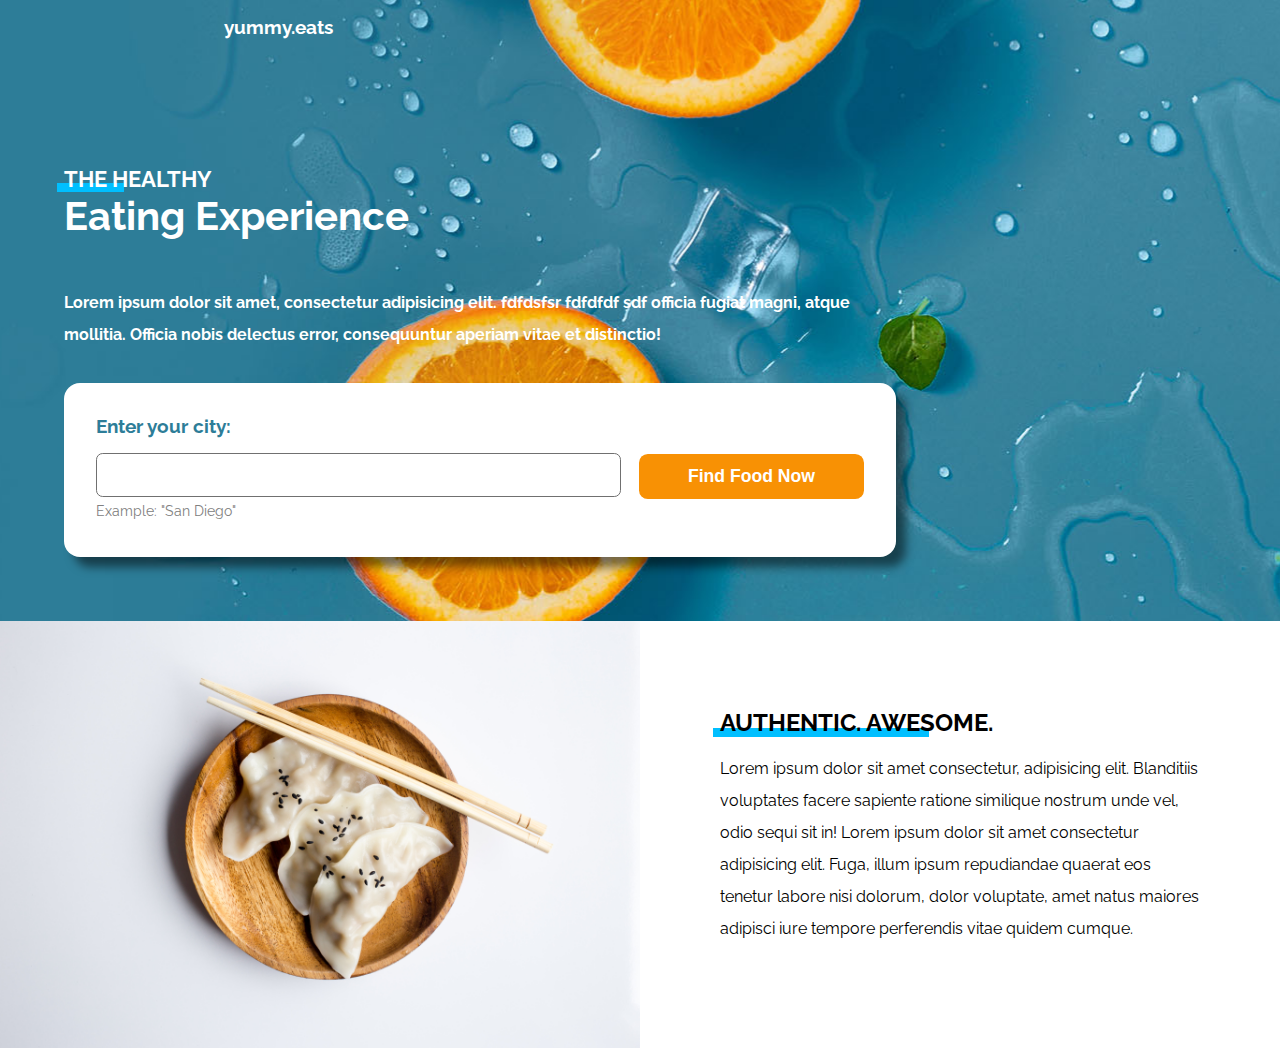
<file: index.html>
<!DOCTYPE html>
<html lang="en">
<head>
    <meta charset="UTF-8">
    <meta http-equiv="X-UA-Compatible" content="IE=edge">
    <meta name="viewport" content="width=device-width, initial-scale=1.0">
    <title>Document</title>
    <link rel="stylesheet" href="css/main.css">
</head>
<body>
    <div class="overlay" id="overlay">
        <h3>Searching now...</h3>
    </div>
    <div class="hero-bg">
        <section class="top">
            <header>
                <a href="#">yummy.eats</a>
            </header>

            <h1><span>The Healthy </span>Eating Experience</h1>
            <p>Lorem ipsum dolor sit amet, consectetur adipisicing elit. fdfdsfsr fdfdfdf sdf officia fugiat magni, atque mollitia. Officia nobis delectus error, consequuntur aperiam vitae et distinctio!</p>

            <div class="form-container">
                <form action="">
                    <div class="form-left">
                        <label for="city">Enter your city:</label>
                        <input type="text" name="city" id="city">
                        <p>Example: "San Diego"</p>
                    </div>

                    <input type="button" value="Find Food Now" id="acn-btn">
                </form>
            </div>
        </section>           
    </div>

    <section class="authentic">
        <div class="right-col">
            <h2>Authentic. Awesome.</h2>
            <p>Lorem ipsum dolor sit amet consectetur, adipisicing elit. Blanditiis voluptates facere sapiente ratione similique nostrum unde vel, odio sequi sit in! Lorem ipsum dolor sit amet consectetur adipisicing elit. Fuga, illum ipsum repudiandae quaerat eos tenetur labore nisi dolorum, dolor voluptate, amet natus maiores adipisci iure tempore perferendis vitae quidem cumque.</p>
        </div>  

        <img src="images/food.jpg" alt="Picture of food in a bowl">
    </section>
    
    <script src="/css/search.js"></script>
</body>
</html>
</file>
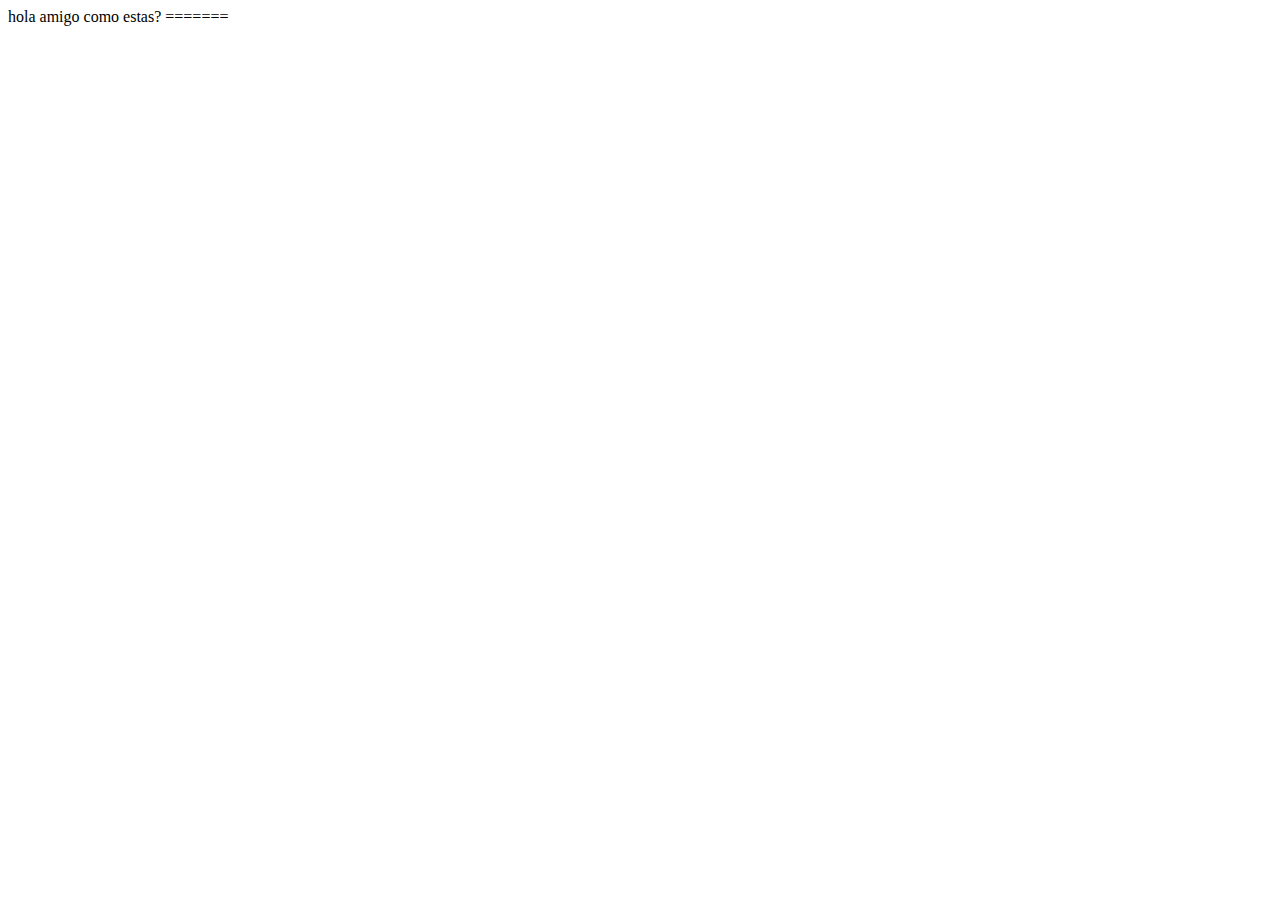
<file: hello.html>
hola amigo como estas?
=======
<!DOCTYPE html>
<html lang="en">
<head>
    <meta charset="UTF-8">
    <meta http-equiv="X-UA-Compatible" content="IE=edge">
    <meta name="viewport" content="width=device-width, initial-scale=1.0">
    <title>Document</title>
</head>
<body>
    
</body>
</html>
</file>
<file: css/main.css>
@import url('https://fonts.googleapis.com/css2?family=Raleway:wght@400;700&display=swap');

/*Custom Properties*/
:root {
    --leading: 2em;
}

body {
    font-family: 'Raleway', sans-serif;
    margin: 0;
}

.hero-bg {
    background: #307D99 url('../images/bg.jpg');
    background-position: 12% 83%;
    color: white;
    text-align: center;
    padding-bottom: 4em;
}

header {
    padding: 1em 5em 3em 10em;
}

.hero-bg a {
    color: white;
    text-decoration: none;
    font-weight: bold;
    font-size: 1.2rem;
}

section {
    margin: 0 1em;

}

h1 {
    font-size: 2.5rem;
    margin: 2em 0 1.2em;
}

h1 span {
    text-transform: uppercase;
    display: block;
    font-size: 1.4rem;
    position: relative;
    z-index: 1;
}

h1 span::before {
    content: ' ';
    position: absolute;
    width: 3em;
    background: #00BFFF;
    height: .4em;
    bottom: 0;
    z-index: -1;
    margin-left: -.3em;
}

.hero-bg p {
    font-weight: bold;
    margin: 0 1em 3em;
}

.form-container {
    background-color: white;
    margin: 2em -1em 0;
    padding: 2em;
}

label {
    color: #2D7D98;
    font-weight: bold;
    display: block;
    margin-bottom: 1em;
    font-size: 1.2em;
}

input[type=text]{
    border: 1px solid #707070;
    width: 100%;
    box-sizing: border-box;
    padding: 1em;
    border-radius: .5em;
    margin-top: 1.2em;
}

.form-container p {
    color: gray;
    margin-bottom: 1.5em;
    font-weight: normal;
    font-size: .9em;
    margin-top: .3em;
}

input[type=button]{
    background-color: #F89104;
    border: none;
    width: 100%;
    color: white;
    font-weight: bold;
    padding: 1em 0;
    border-radius: .5em;
    font-size: 1.3em;
    cursor: pointer;
}

input[type=button]:hover{
    background-color: #e27a20;
}

.authentic {
    margin: 0;
}

img {
    width: 100%;
}

.right-col {
    text-align: center;
    margin: 3em 1em;
}

h2 {
    text-transform: uppercase;
    position: relative;
}

h2::before {
    content: ' ';
    position: absolute;
    width: 9em;
    background: #00BFFF;
    height: .4em;
    bottom: 0;
    z-index: -1;
    margin-left: -.3em;
}

p {
    line-height: var(--leading);
}

.overlay{
    position: absolute;
    height:100vh;
    width: 100%;
    background: rgba(0, 0, 0, .9);
    z-index: 1;
    place-content: center;
    color: white;
    display: none;
    opacity: 0;
}

.animate-overlay {
    animation: overlay 3s forwards;
}

@media (min-width: 730px) {
    section {
        margin: 0 4em;
    }

    .form-container {
        margin: 2em -4em 0;
    }
}

@media (min-width: 930px) {
    .hero-bg {
        text-align: left;
    }

    .hero-bg p {
        margin: 0 0 3em;
    }

    .hero-bg section {
        width: 65%;
    }

    .form-container {
        margin: 2em 0 0;
        padding: 2em;
        border-radius: 1em;
        box-shadow: 10px 10px 10px rgba(0, 0, 0, .5);
    }

    form {
        display: flex;
    }

    .form-left {
        width: 70%;
    }
    label {
        margin: 0;
    }

    input[type="button"]{
        height: fit-content;
        font-size: 1.1em;
        margin-left: 1em;
        margin-top: 2.2em;
        padding: .7em 0;
        width: 30%;
    }

    .hero-bg p{
        margin-bottom: 0;
    }

    section.authentic{
        display: grid;
        grid-template-columns: repeat(2, 50%);
        grid-template-areas: "bowl content";
    }

    .right-col{
        grid-area: content;
        padding: 0 10%;
        text-align: left;
        align-self: center;
    }

    img {
        grid-area: bowl;
    }

    h2 {
        margin: 0;
    }
}

.top{
    animation: fadeIn 2s forwards;
}

@keyframes fadeIn {
    from {
        opacity: 0;
        transform: translateY(-2em);
    }
    to {
        opacity: 1;
        transform: translateY(0em);
    }
}

@keyframes overlay {
    0% {
        opacity: 0;
    }
    30% {
        opacity: 1;
    }
    70% {
        opacity: 1;
    }
    100% {
        opacity: 0;
    }
}
</file>
